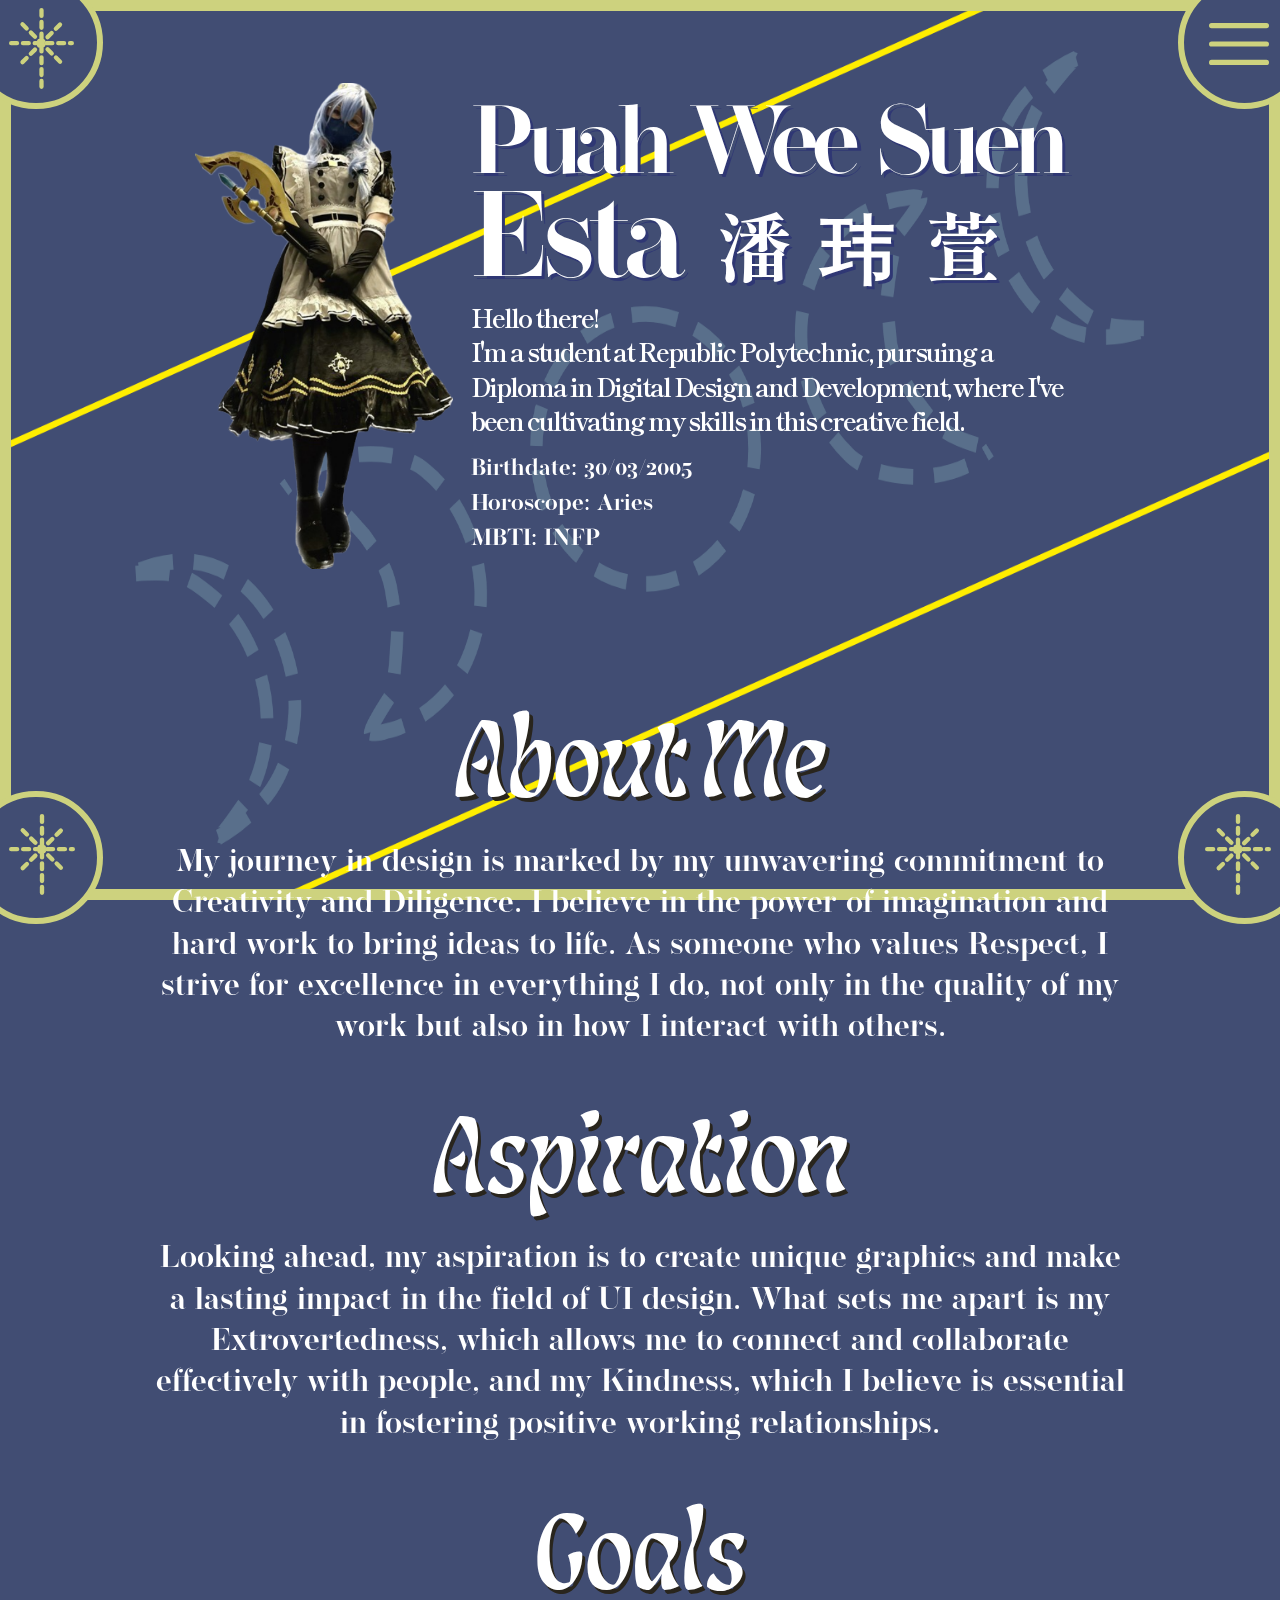
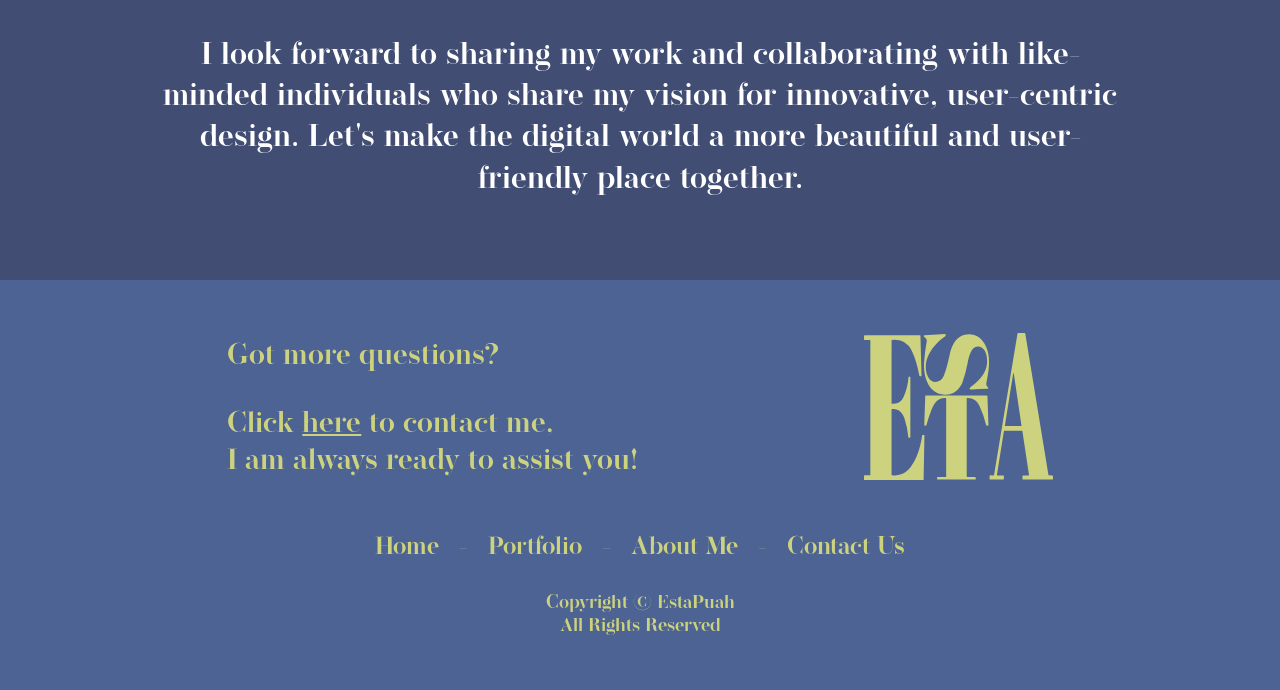
<file: about.html>
<!DOCTYPE html>
<html lang="en-US">
  <head>
    <!-- Meta setup -->
    <meta charset="UTF-8" />
    <meta http-equiv="X-UA-Compatible" content="IE=edge" />
    <meta
      name="viewport"
      content="width=device-width, initial-scale=1, shrink-to-fit=no"
    />
    <meta name="keywords" content="" />
    <meta name="decription" content="" />
    <meta name="designer" content="" />

    <!-- Title -->
    <title>Esta Puah - About</title>

    <!-- Fav Icon -->
    <link rel="icon" href="images/favicon.png" />

    <!-- Include Bootstrap -->
    <link rel="stylesheet" href="css/bootstrap.css" />

    <!-- Main StyleSheet -->
    <link rel="stylesheet" href="css/style.css" />

    <!-- Responsive CSS -->
    <link rel="stylesheet" href="css/responsive.css" />
  </head>
  <body>
    <!--[if lte IE 9]>
      <p class="browserupgrade">
        You are using an <strong>outdated</strong> browser. Please
        <a href="https://browsehappy.com/">upgrade your browser</a> to improve
        your experience and security.
      </p><!
    [endif]-->

    <!-- main_wrapper start -->
    <main class="main_wrapper">
      <div class="main_shape">
        <div class="shape_circle shape1">
          <a href="index.html">
            <img src="images/shape.svg" alt="" />
          </a>
        </div>

        <div class="shape_circle shape3">
          <img src="images/shape.svg" alt="" />
        </div>
        <div class="shape_circle shape4">
          <img src="images/shape.svg" alt="" />
        </div>
        <div class="humber_btn">
          <button
            type="button"
            data-bs-toggle="offcanvas"
            data-bs-target="#offcanvasExample"
            aria-controls="offcanvasExample"
          >
            <img src="images/humbergar.svg" alt="" />
          </button>
        </div>
      </div>

      <!-- offcanvas start -->
      <div
        class="offcanvas offcanvas-top"
        tabindex="-1"
        id="offcanvasExample"
        aria-labelledby="offcanvasExampleLabel"
      >
        <div class="offcanvas-body">
          <button
            type="button"
            class="btn-close text-reset"
            data-bs-dismiss="offcanvas"
            aria-label="Close"
          ></button>
          <ul>
            <li><a href="index.html">Home</a></li>
            <li><a href="portfolio.html">Portfolio</a></li>
            <li><a href="about.html">About Me</a></li>
            <li><a href="contact.html">Contact</a></li>
          </ul>
        </div>
      </div>
      <!-- offcanvas end -->

      <!-- about_area start -->
      <div class="portfolio_area about_area">
        <div class="about_hero">
          <div class="about_row">
            <div class="about_left">
              <img src="images/about.png" alt="" />
            </div>
            <div class="about_right">
              <h3>
                Puah Wee Suen <br /><span class="esta">Esta</span>
                <span>潘 玮 萱</span>
              </h3>
              <p>
                Hello there! <br />I'm a student at Republic Polytechnic,
                pursuing a Diploma in Digital Design and Development, where I've
                been cultivating my skills in this creative field.
              </p>
              <ul>
                <li>Birthdate: 30/03/2005</li>
                <li>Horoscope: Aries</li>
                <li>MBTI: INFP</li>
              </ul>
            </div>
          </div>
        </div>
        <div class="about_main">
          <div class="about_maincnt">
            <h4>About Me</h4>
            <p>
              My journey in design is marked by my unwavering commitment to
              Creativity and Diligence. I believe in the power of imagination
              and hard work to bring ideas to life. As someone who values
              Respect, I strive for excellence in everything I do, not only in
              the quality of my work but also in how I interact with others.
            </p>
          </div>
          <div class="about_maincnt">
            <h4>Aspiration</h4>
            <p>
              Looking ahead, my aspiration is to create unique graphics and make
              a lasting impact in the field of UI design. What sets me apart is
              my Extrovertedness, which allows me to connect and collaborate
              effectively with people, and my Kindness, which I believe is
              essential in fostering positive working relationships.
            </p>
          </div>
          <div class="about_maincnt">
            <h4>Goals</h4>
            <p>
              I look forward to sharing my work and collaborating with
              like-minded individuals who share my vision for innovative,
              user-centric design. Let's make the digital world a more beautiful
              and user-friendly place together.
            </p>
          </div>
        </div>
      </div>
      <!-- about_area end -->

      <!-- footer_area start -->
      <div class="footer_area">
        <div class="footer_main">
          <div class="footer_upper">
            <div class="footer_left">
              <h4>Got more questions?</h4>
              <p>
                Click <a href="contact.html">here</a> to contact me, <br />
                I am always ready to assist you!
              </p>
            </div>
            <div class="footer_right">
              <a href="#">
                <img src="images/logo.svg" alt="" />
              </a>
            </div>
          </div>
          <div class="footer_bottom">
            <ul>
              <li><a href="index.html">Home </a></li>
              <li>-</li>
              <li><a href="portfolio.html">Portfolio</a></li>
              <li>-</li>
              <li><a href="about.html">About Me</a></li>
              <li>-</li>
              <li><a href="contact.html">Contact Us</a></li>
            </ul>
            <p>Copyright © EstaPuah <br />All Rights Reserved</p>
          </div>
        </div>
      </div>
    </main>
    <!-- main_wrapper end -->

    <!-- Main jQuery -->
    <script src="js/jquery-3.4.1.min.js"></script>

    <!-- Bootstrap jQuery -->
    <script src="js/bootstrap.bundle.js"></script>
  </body>
</html>
</file>
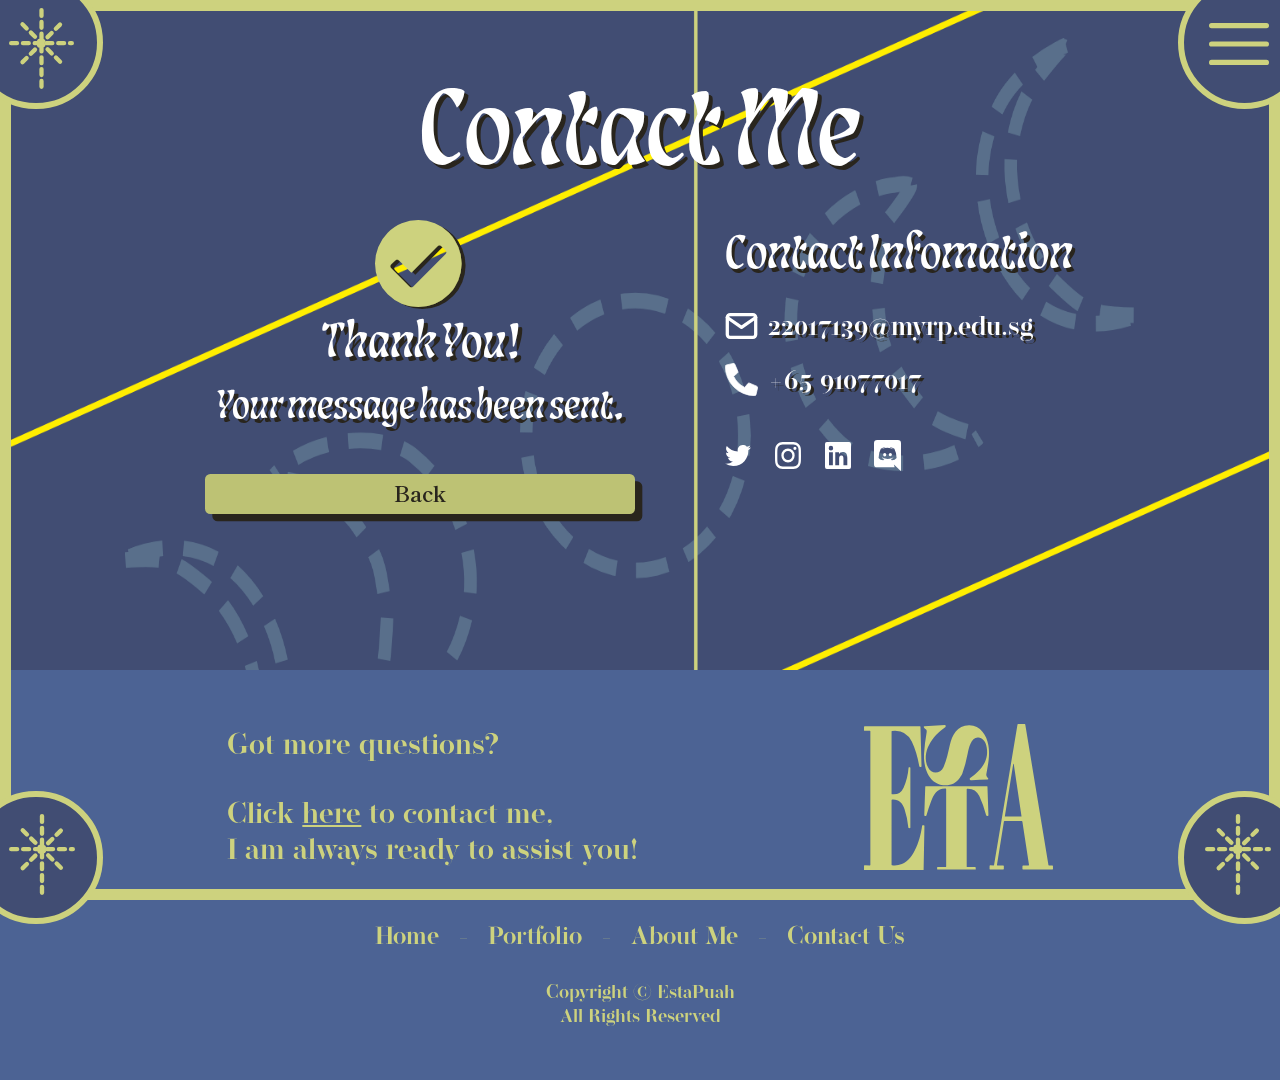
<file: contact-success.html>
<!DOCTYPE html>
<html lang="en-US">
  <head>
    <!-- Meta setup -->
    <meta charset="UTF-8" />
    <meta http-equiv="X-UA-Compatible" content="IE=edge" />
    <meta
      name="viewport"
      content="width=device-width, initial-scale=1, shrink-to-fit=no"
    />
    <meta name="keywords" content="" />
    <meta name="decription" content="" />
    <meta name="designer" content="" />

    <!-- Title -->
    <title>Esta Puah - Contact</title>

    <!-- Fav Icon -->
    <link rel="icon" href="images/favicon.png" />

    <!-- Include Bootstrap -->
    <link rel="stylesheet" href="css/bootstrap.css" />

    <!-- Main StyleSheet -->
    <link rel="stylesheet" href="css/style.css" />

    <!-- Responsive CSS -->
    <link rel="stylesheet" href="css/responsive.css" />
  </head>
  <body>
    <!--[if lte IE 9]>
      <p class="browserupgrade">
        You are using an <strong>outdated</strong> browser. Please
        <a href="https://browsehappy.com/">upgrade your browser</a> to improve
        your experience and security.
      </p><!
    [endif]-->

    <!-- main_wrapper start -->
    <main class="main_wrapper">
      <div class="main_shape">
        <div class="shape_circle shape1">
          <a href="index.html">
            <img src="images/shape.svg" alt="" />
          </a>
        </div>

        <div class="shape_circle shape3">
          <img src="images/shape.svg" alt="" />
        </div>
        <div class="shape_circle shape4">
          <img src="images/shape.svg" alt="" />
        </div>
        <div class="humber_btn">
          <button
            type="button"
            data-bs-toggle="offcanvas"
            data-bs-target="#offcanvasExample"
            aria-controls="offcanvasExample"
          >
            <img src="images/humbergar.svg" alt="" />
          </button>
        </div>
      </div>

      <!-- offcanvas start -->
      <div
        class="offcanvas offcanvas-top"
        tabindex="-1"
        id="offcanvasExample"
        aria-labelledby="offcanvasExampleLabel"
      >
        <div class="offcanvas-body">
          <button
            type="button"
            class="btn-close text-reset"
            data-bs-dismiss="offcanvas"
            aria-label="Close"
          ></button>
          <ul>
            <li><a href="index.html">Home</a></li>
            <li><a href="portfolio.html">Portfolio</a></li>
            <li><a href="about.html">About Me</a></li>
            <li><a href="contact.html">Contact</a></li>
          </ul>
        </div>
      </div>
      <!-- offcanvas end -->

      <!-- contact_area start -->
      <div class="portfolio_area contact_area">
        <div class="contact_main">
          <div class="contact_title">
            <h3>Contact Me</h3>
          </div>
          <div class="contact_part contact_prt3">
            <div class="row">
              <div class="col-sm-6">
                <div class="contact_left contact2l">
                  <form action="#">
                    <div class="row">
                      <div class="col-12">
                        <div class="contact3_lftitem text-center">
                          <img src="images/check.svg" alt="" />
                          <h4>Thank You!</h4>
                          <p>Your message has been sent.</p>
                        </div>
                      </div>
                      <div class="col-12">
                        <div class="contact_btn cont3_btn">
                          <button href="contact.html" type="submit">
                            Back
                          </button>
                        </div>
                      </div>
                    </div>
                  </form>
                </div>
              </div>
              <div class="col-sm-6">
                <div class="contact_right">
                  <h4>Contact Infomation</h4>
                  <ul>
                    <li>
                      <a href="mailto: 22017139@myrp.edu.sg"
                        ><img src="images/email.svg" alt="" />
                        22017139@myrp.edu.sg</a
                      >
                    </li>
                    <li>
                      <a href="tel: +65 91077017"
                        ><img src="images/phone.svg" alt="" /> +65 91077017</a
                      >
                    </li>
                  </ul>
                  <div class="social_icon">
                    <ul>
                      <li>
                        <a href="#"><img src="images/twitter.svg" alt="" /></a>
                      </li>
                      <li>
                        <a href="#"
                          ><img src="images/instagram.svg" alt=""
                        /></a>
                      </li>
                      <li>
                        <a href="#"><img src="images/linkdein.svg" alt="" /></a>
                      </li>
                      <li>
                        <a href="#"><img src="images/discord.svg" alt="" /></a>
                      </li>
                    </ul>
                  </div>
                </div>
              </div>
            </div>
          </div>
        </div>
      </div>
      <!-- contact_area end -->

      <!-- footer_area start -->
      <div class="footer_area">
        <div class="footer_main">
          <div class="footer_upper">
            <div class="footer_left">
              <h4>Got more questions?</h4>
              <p>
                Click <a href="contact.html">here</a> to contact me, <br />
                I am always ready to assist you!
              </p>
            </div>
            <div class="footer_right">
              <a href="#">
                <img src="images/logo.svg" alt="" />
              </a>
            </div>
          </div>
          <div class="footer_bottom">
            <ul>
              <li><a href="index.html">Home </a></li>
              <li>-</li>
              <li><a href="portfolio.html">Portfolio</a></li>
              <li>-</li>
              <li><a href="about.html">About Me</a></li>
              <li>-</li>
              <li><a href="contact.html">Contact Us</a></li>
            </ul>
            <p>Copyright © EstaPuah <br />All Rights Reserved</p>
          </div>
        </div>
      </div>
    </main>
    <!-- main_wrapper end -->

    <!-- Main jQuery -->
    <script src="js/jquery-3.4.1.min.js"></script>

    <!-- Bootstrap jQuery -->
    <script src="js/bootstrap.bundle.js"></script>
  </body>
</html>
</file>
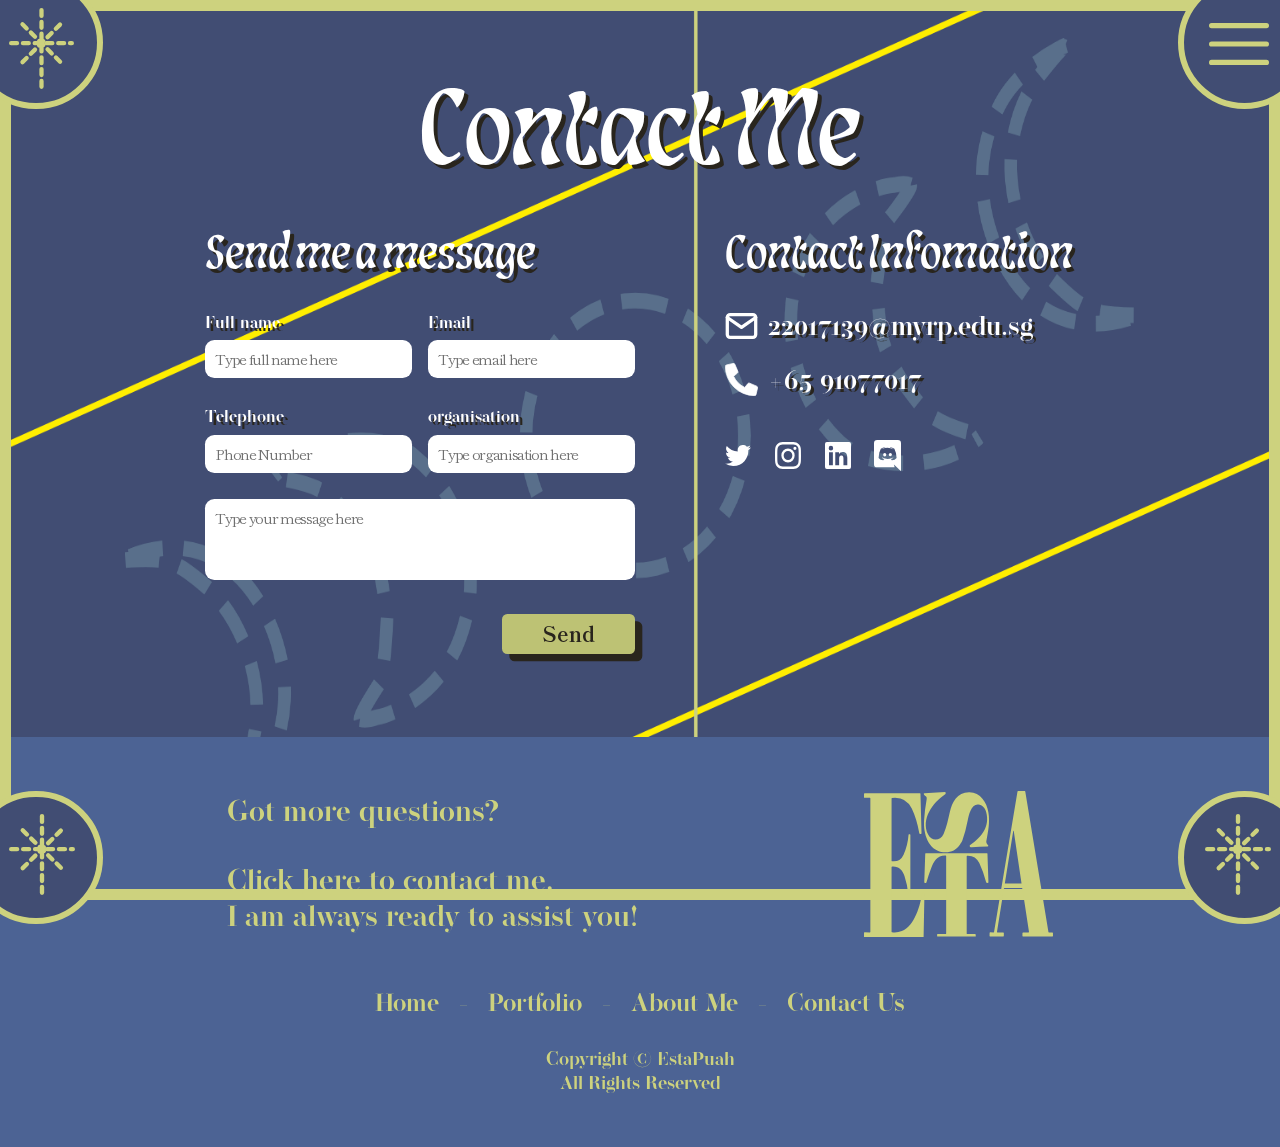
<file: contact.html>
<!DOCTYPE html>
<html lang="en-US">
  <head>
    <!-- Meta setup -->
    <meta charset="UTF-8" />
    <meta http-equiv="X-UA-Compatible" content="IE=edge" />
    <meta
      name="viewport"
      content="width=device-width, initial-scale=1, shrink-to-fit=no"
    />
    <meta name="keywords" content="" />
    <meta name="decription" content="" />
    <meta name="designer" content="" />

    <!-- Title -->
    <title>Esta Puah - Contact</title>

    <!-- Fav Icon -->
    <link rel="icon" href="images/favicon.png" />

    <!-- Include Bootstrap -->
    <link rel="stylesheet" href="css/bootstrap.css" />

    <!-- Main StyleSheet -->
    <link rel="stylesheet" href="css/style.css" />

    <!-- Responsive CSS -->
    <link rel="stylesheet" href="css/responsive.css" />
  </head>
  <body>
    <!--[if lte IE 9]>
      <p class="browserupgrade">
        You are using an <strong>outdated</strong> browser. Please
        <a href="https://browsehappy.com/">upgrade your browser</a> to improve
        your experience and security.
      </p><!
    [endif]-->

    <!-- main_wrapper start -->
    <main class="main_wrapper">
      <div class="main_shape">
        <div class="shape_circle shape1">
          <a href="index.html">
            <img src="images/shape.svg" alt="" />
          </a>
        </div>

        <div class="shape_circle shape3">
          <img src="images/shape.svg" alt="" />
        </div>
        <div class="shape_circle shape4">
          <img src="images/shape.svg" alt="" />
        </div>
        <div class="humber_btn">
          <button
            type="button"
            data-bs-toggle="offcanvas"
            data-bs-target="#offcanvasExample"
            aria-controls="offcanvasExample"
          >
            <img src="images/humbergar.svg" alt="" />
          </button>
        </div>
      </div>

      <!-- offcanvas start -->
      <div
        class="offcanvas offcanvas-top"
        tabindex="-1"
        id="offcanvasExample"
        aria-labelledby="offcanvasExampleLabel"
      >
        <div class="offcanvas-body">
          <button
            type="button"
            class="btn-close text-reset"
            data-bs-dismiss="offcanvas"
            aria-label="Close"
          ></button>
          <ul>
            <li><a href="index.html">Home</a></li>
            <li><a href="portfolio.html">Portfolio</a></li>
            <li><a href="about.html">About Me</a></li>
            <li><a href="contact.html">Contact</a></li>
          </ul>
        </div>
      </div>
      <!-- offcanvas end -->

      <!-- contact_area start -->
      <div class="portfolio_area contact_area">
        <div class="contact_main">
          <div class="contact_title">
            <h3>Contact Me</h3>
          </div>
          <div class="contact_part">
            <div class="row">
              <div class="col-sm-6">
                <div class="contact_left">
                  <h4>Send me a message</h4>
                  <form action="#">
                    <div class="row">
                      <div class="col-6">
                        <div class="contact_item pe-2">
                          <label>Full name</label>
                          <input
                            type="text"
                            placeholder="Type full name here"
                            required
                          />
                        </div>
                      </div>
                      <div class="col-6">
                        <div class="contact_item ps-2">
                          <label>Email</label>
                          <input
                            type="text"
                            placeholder="Type email here"
                            required
                          />
                        </div>
                      </div>
                      <div class="col-6">
                        <div class="contact_item pe-2">
                          <label>Telephone</label>
                          <input
                            type="tel"
                            placeholder="Phone Number"
                            required
                          />
                        </div>
                      </div>
                      <div class="col-6">
                        <div class="contact_item ps-2">
                          <label>organisation</label>
                          <input
                            type="text"
                            placeholder="Type organisation here"
                          />
                        </div>
                      </div>
                      <div class="col-12">
                        <div class="contact_item">
                          <textarea
                            placeholder="Type your message here"
                          ></textarea>
                        </div>
                      </div>
                      <div class="col-12">
                        <div class="contact_btn">
                          <button href="contact-success.html">Send</button>
                        </div>
                      </div>
                    </div>
                  </form>
                </div>
              </div>
              <div class="col-sm-6">
                <div class="contact_right">
                  <h4>Contact Infomation</h4>
                  <ul>
                    <li>
                      <a href="mailto: 22017139@myrp.edu.sg"
                        ><img src="images/email.svg" alt="" />
                        22017139@myrp.edu.sg</a
                      >
                    </li>
                    <li>
                      <a href="tel: +65 91077017"
                        ><img src="images/phone.svg" alt="" /> +65 91077017</a
                      >
                    </li>
                  </ul>
                  <div class="social_icon">
                    <ul>
                      <li>
                        <a href="#"><img src="images/twitter.svg" alt="" /></a>
                      </li>
                      <li>
                        <a href="https://www.instagram.com/esta.ws/"
                          ><img src="images/instagram.svg" alt=""
                        /></a>
                      </li>
                      <li>
                        <a href="https://www.linkedin.com/in/estapuah/"
                          ><img src="images/linkdein.svg" alt=""
                        /></a>
                      </li>
                      <li>
                        <a href=" discordapp.com/users/853114470099582986"
                          ><img src="images/discord.svg" alt=""
                        /></a>
                      </li>
                    </ul>
                  </div>
                </div>
              </div>
            </div>
          </div>
        </div>
      </div>
      <!-- contact_area end -->

      <!-- footer_area start -->
      <div class="footer_area">
        <div class="footer_main">
          <div class="footer_upper">
            <div class="footer_left">
              <h4>Got more questions?</h4>
              <p>
                Click <a href="contact.html">here</a> to contact me, <br />
                I am always ready to assist you!
              </p>
            </div>
            <div class="footer_right">
              <a href="#">
                <img src="images/logo.svg" alt="" />
              </a>
            </div>
          </div>
          <div class="footer_bottom">
            <ul>
              <li><a href="index.html">Home </a></li>
              <li>-</li>
              <li><a href="portfolio.html">Portfolio</a></li>
              <li>-</li>
              <li><a href="about.html">About Me</a></li>
              <li>-</li>
              <li><a href="contact.html">Contact Us</a></li>
            </ul>
            <p>Copyright © EstaPuah <br />All Rights Reserved</p>
          </div>
        </div>
      </div>
    </main>
    <!-- main_wrapper end -->

    <!-- Main jQuery -->
    <script src="js/jquery-3.4.1.min.js"></script>

    <!-- Bootstrap jQuery -->
    <script src="js/bootstrap.bundle.js"></script>
  </body>
</html>
</file>
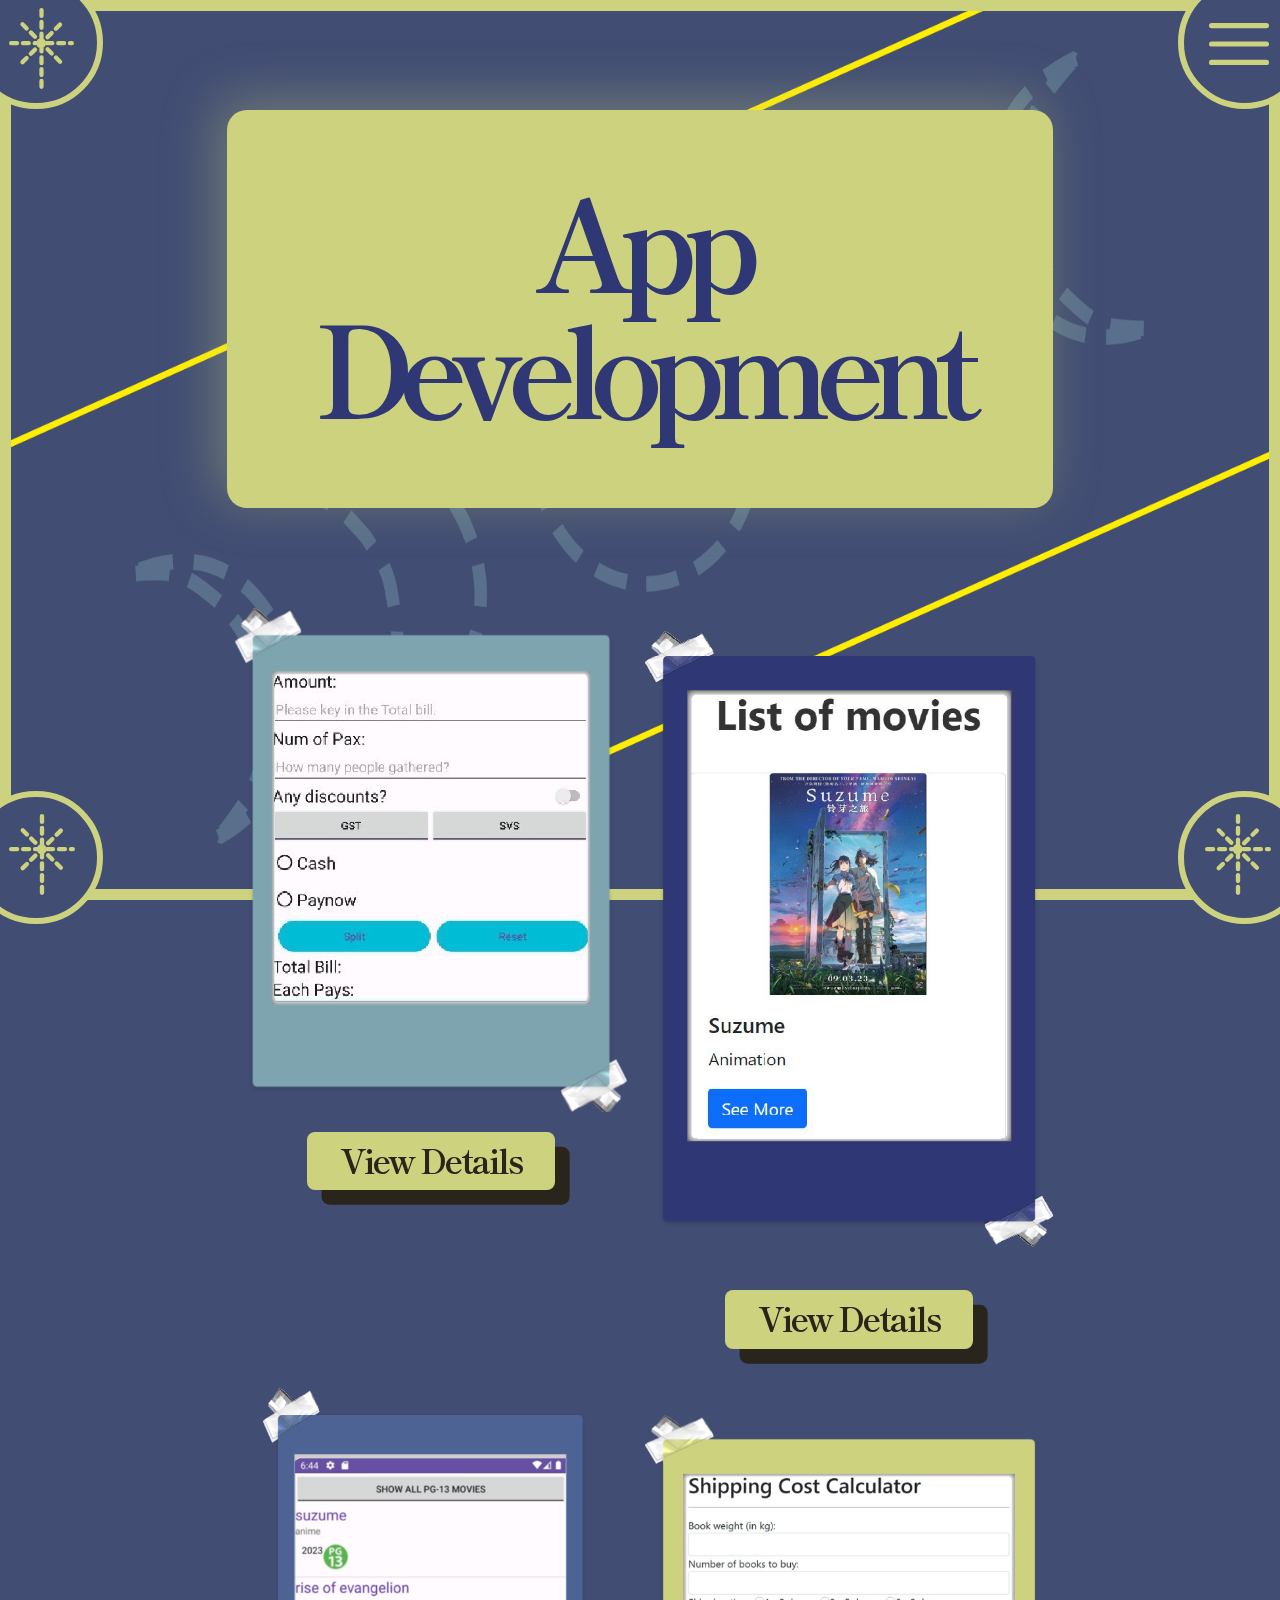
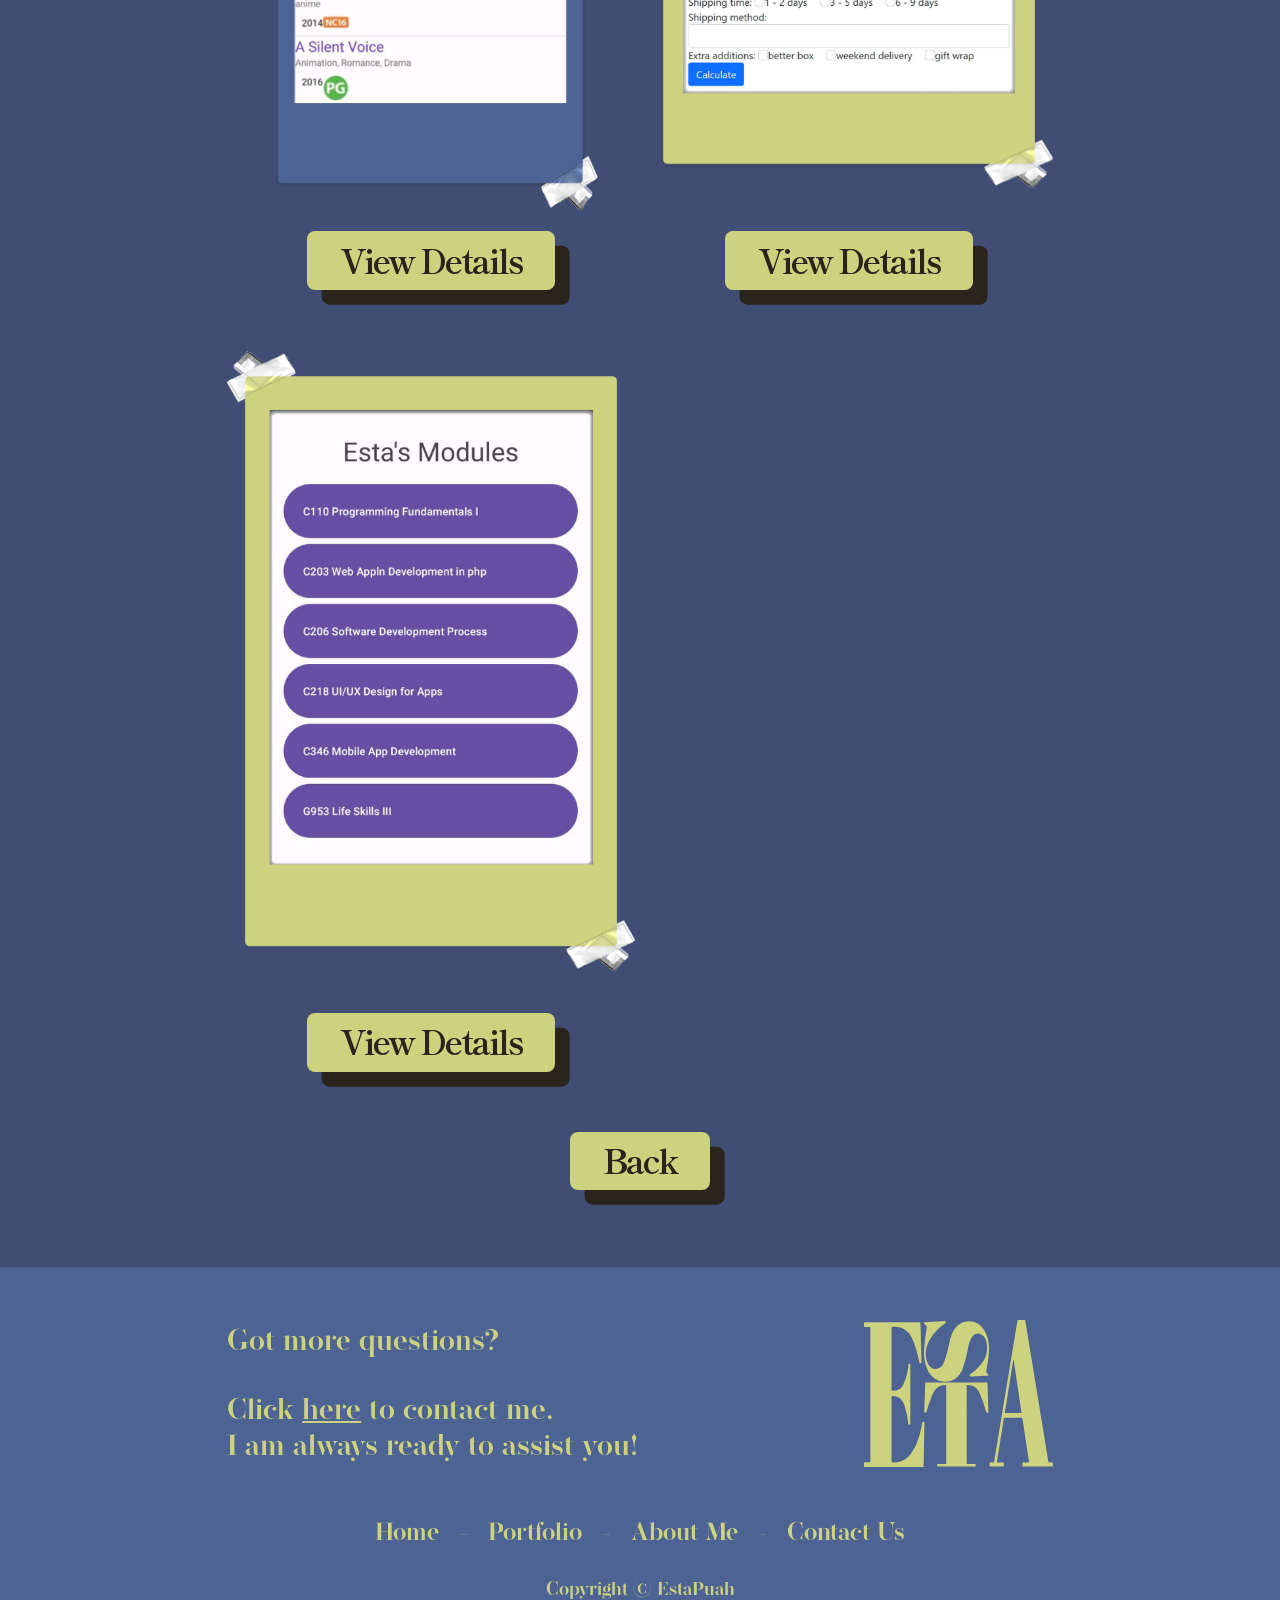
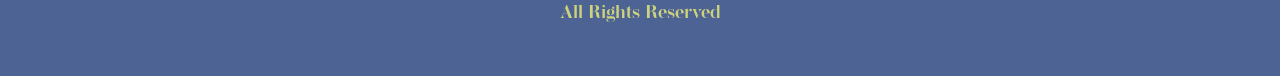
<file: portfolio-app.html>
<!DOCTYPE html>
<html lang="en-US">
  <head>
    <!-- Meta setup -->
    <meta charset="UTF-8" />
    <meta http-equiv="X-UA-Compatible" content="IE=edge" />
    <meta name="viewport" content="width=device-width, initial-scale=1" />
    <meta name="keywords" content="" />
    <meta name="decription" content="" />
    <meta name="designer" content="" />

    <!-- Title -->
    <title>Esta Puah - App Development</title>

    <!-- Fav Icon -->
    <link rel="icon" href="images/favicon.png" />

    <!-- Include Bootstrap -->
    <link rel="stylesheet" href="css/bootstrap.css" />

    <!-- Main StyleSheet -->
    <link rel="stylesheet" href="css/style.css" />

    <!-- Responsive CSS -->
    <link rel="stylesheet" href="css/responsive.css" />
  </head>
  <body>
    <!--[if lte IE 9]>
      <p class="browserupgrade">
        You are using an <strong>outdated</strong> browser. Please
        <a href="https://browsehappy.com/">upgrade your browser</a> to improve
        your experience and security.
      </p>
    <![endif]-->

    <!-- main_wrapper start -->
    <main class="main_wrapper">
      <div class="main_shape">
        <div class="shape_circle shape1">
          <a href="index.html">
            <img src="images/shape.svg" alt="" />
          </a>
        </div>

        <div class="shape_circle shape3">
          <img src="images/shape.svg" alt="" />
        </div>
        <div class="shape_circle shape4">
          <img src="images/shape.svg" alt="" />
        </div>
        <div class="humber_btn">
          <button
            type="button"
            data-bs-toggle="offcanvas"
            data-bs-target="#offcanvasExample"
            aria-controls="offcanvasExample"
          >
            <img src="images/humbergar.svg" alt="" />
          </button>
        </div>
      </div>

      <!-- offcanvas start -->
      <div
        class="offcanvas offcanvas-top"
        tabindex="-1"
        id="offcanvasExample"
        aria-labelledby="offcanvasExampleLabel"
      >
        <div class="offcanvas-body">
          <button
            type="button"
            class="btn-close text-reset"
            data-bs-dismiss="offcanvas"
            aria-label="Close"
          ></button>
          <ul>
            <li><a href="index.html">Home</a></li>
            <li><a href="portfolio.html">Portfolio</a></li>
            <li><a href="about.html">About Me</a></li>
            <li><a href="contact.html">Contact</a></li>
          </ul>
        </div>
      </div>
      <!-- offcanvas end -->

      <!-- portfolio_area start -->
      <div class="portfolio_area">
        <div class="portfolio_main2">
          <div class="portfolio_name portname2">
            <h3>
              App <br />
              Development
            </h3>
          </div>

          <div class="portfolio_projects">
            <div class="row">
              <!-- Portfolio Sample 1 -->
              <div class="col-6">
                <div class="portfolio_sample">
                  <img src="images/app dev/billsplit.PNG" alt="" />
                  <div class="portfolio_btn text-center">
                    <a
                      href="#"
                      data-bs-toggle="modal"
                      data-bs-target="#portfolioModal1"
                      >View Details</a
                    >
                  </div>
                </div>
              </div>

              <!-- Portfolio Sample 2 -->
              <div class="col-6">
                <div class="portfolio_sample">
                  <img src="images/app dev/moviereview.PNG" alt="" />
                  <div class="portfolio_btn text-center">
                    <a
                      href="#"
                      data-bs-toggle="modal"
                      data-bs-target="#portfolioModal2"
                      >View Details</a
                    >
                  </div>
                </div>
              </div>

              <!-- Portfolio Sample 3 -->
              <div class="col-6">
                <div class="portfolio_sample">
                  <img src="images/app dev/movielist.PNG" alt="" />
                  <div class="portfolio_btn text-center">
                    <a
                      href="#"
                      data-bs-toggle="modal"
                      data-bs-target="#portfolioModal3"
                      >View Details</a
                    >
                  </div>
                </div>
              </div>

              <!-- Portfolio Sample 4 -->
              <div class="col-6">
                <div class="portfolio_sample">
                  <img src="images/app dev/shippingcost.PNG" alt="" />
                  <div class="portfolio_btn text-center">
                    <a
                      href="#"
                      data-bs-toggle="modal"
                      data-bs-target="#portfolioModal4"
                      >View Details</a
                    >
                  </div>
                </div>
              </div>

              <!-- Portfolio Sample 5 -->
              <div class="col-6">
                <div class="portfolio_sample">
                  <img src="images/app dev/modulelist.PNG" alt="" />
                  <div class="portfolio_btn text-center">
                    <a
                      href="#"
                      data-bs-toggle="modal"
                      data-bs-target="#portfolioModal5"
                      >View Details</a
                    >
                  </div>
                </div>
              </div>

              <!-- Add more Portfolio Samples as needed -->
            </div>
          </div>
          <div class="portfolio_btn text-center">
            <a href="portfolio.html">Back</a>
          </div>
        </div>
      </div>
      <!-- Portfolio Modals -->

      <!-- Modal for Portfolio Sample 1 -->
      <div
        class="modal fade"
        id="portfolioModal1"
        tabindex="-1"
        aria-labelledby="portfolioModalLabel1"
        aria-hidden="true"
      >
        <div class="modal-dialog modal-dialog-centered modal-xl">
          <div class="modal-content port4_main">
            <div class="modal-body">
              <div class="row align-items-center">
                <!-- Carousel Column -->
                <div class="col">
                  <div
                    id="portfolioCarousel"
                    class="carousel slide"
                    data-bs-ride="carousel"
                  >
                    <div class="carousel-inner">
                      <!-- Add multiple carousel items for each image -->
                      <div class="carousel-item active">
                        <img src="images/app dev/Bill1.png" alt="Image 1" />
                      </div>
                      <div class="carousel-item">
                        <img src="images/app dev/bill2.png" alt="Image 2" />
                      </div>
                      <div class="carousel-item">
                        <img src="images/app dev/bill3.png" alt="Image 3" />
                      </div>
                      <!-- Add more carousel items as needed -->
                    </div>
                    <!-- Navigation buttons for the carousel -->
                    <button
                      class="carousel-control-prev"
                      type="button"
                      data-bs-target="#portfolioCarousel"
                      data-bs-slide="prev"
                    >
                      <span
                        class="carousel-control-prev-icon"
                        aria-hidden="true"
                      ></span>
                      <span class="visually-hidden">Previous</span>
                    </button>
                    <button
                      class="carousel-control-next"
                      type="button"
                      data-bs-target="#portfolioCarousel"
                      data-bs-slide="next"
                    >
                      <span
                        class="carousel-control-next-icon"
                        aria-hidden="true"
                      ></span>
                      <span class="visually-hidden">Next</span>
                    </button>
                  </div>
                </div>

                <!-- Text Column -->
                <div class="col">
                  <div class="port4_right">
                    <h3>Bill Please</h3>
                    <h4>A bill splitting app coded with Java</h4>
                    <p>Link to work below</p>
                    <div class="portfolio_btn port4_btn">
                      <a
                        href="https://github.com/estaaaaa/Bill_Please"
                        target="_blank"
                        >Github Link</a
                      >
                    </div>
                  </div>
                </div>
              </div>
            </div>
          </div>
        </div>
      </div>

      <!-- Modal for Portfolio Sample 2 -->
      <div
        class="modal fade"
        id="portfolioModal2"
        tabindex="-1"
        aria-labelledby="portfolioModalLabel2"
        aria-hidden="true"
      >
        <!-- Content for Portfolio Sample 2 -->
        <div class="modal-dialog modal-dialog-centered modal-xl">
          <div class="modal-content port4_main">
            <div class="modal-body">
              <div class="row align-items-center">
                <!-- Carousel Column -->
                <div class="col">
                  <div
                    id="portfolioCarouse2"
                    class="carousel slide"
                    data-bs-ride="carousel"
                  >
                    <div class="carousel-inner">
                      <!-- Add multiple carousel items for each image -->
                      <div class="carousel-item active">
                        <img
                          src="images/app dev/moviereview (1).jpg"
                          alt="Image 1"
                        />
                      </div>
                      <div class="carousel-item">
                        <img
                          src="images/app dev/moviereview (2).jpg"
                          alt="Image 2"
                        />
                      </div>
                      <div class="carousel-item">
                        <img
                          src="images/app dev/moviereview (3).jpg"
                          alt="Image 3"
                        />
                      </div>
                      <div class="carousel-item">
                        <img
                          src="images/app dev/moviereview (4).jpg"
                          alt="Image 4"
                        />
                      </div>

                      <!-- Add more carousel items as needed -->
                    </div>
                    <!-- Navigation buttons for the carousel -->
                    <button
                      class="carousel-control-prev"
                      type="button"
                      data-bs-target="#portfolioCarouse2"
                      data-bs-slide="prev"
                    >
                      <span
                        class="carousel-control-prev-icon"
                        aria-hidden="true"
                      ></span>
                      <span class="visually-hidden">Previous</span>
                    </button>
                    <button
                      class="carousel-control-next"
                      type="button"
                      data-bs-target="#portfolioCarouse2"
                      data-bs-slide="next"
                    >
                      <span
                        class="carousel-control-next-icon"
                        aria-hidden="true"
                      ></span>
                      <span class="visually-hidden">Next</span>
                    </button>
                  </div>
                </div>

                <!-- Text Column -->
                <div class="col">
                  <div class="port4_right">
                    <h3>Movie Review</h3>
                    <h4>A movie review website coded with HTML, CSS & PHP</h4>
                    <p>Link to work below</p>
                    <div class="portfolio_btn port4_btn">
                      <a href="">Coming Soon</a>
                    </div>
                  </div>
                </div>
              </div>
            </div>
          </div>
        </div>
      </div>

      <!-- Modal for Portfolio Sample 3 -->
      <div
        class="modal fade"
        id="portfolioModal3"
        tabindex="-1"
        aria-labelledby="portfolioModalLabel3"
        aria-hidden="true"
      >
        <!-- Content for Portfolio Sample 3 -->
        <div class="modal-dialog modal-dialog-centered modal-xl">
          <div class="modal-content port4_main">
            <div class="modal-body">
              <div class="row align-items-center">
                <!-- Carousel Column -->
                <div class="col">
                  <div
                    id="portfolioCarouse3"
                    class="carousel slide"
                    data-bs-ride="carousel"
                  >
                    <div class="carousel-inner">
                      <!-- Add multiple carousel items for each image -->
                      <div class="carousel-item active">
                        <img src="images/app dev/movie1.png" alt="Image 1" />
                      </div>
                      <div class="carousel-item">
                        <img src="images/app dev/movie2.png" alt="Image 2" />
                      </div>
                      <div class="carousel-item">
                        <img src="images/app dev/movie3.png" alt="Image 3" />
                      </div>
                      <div class="carousel-item">
                        <img src="images/app dev/movie4.png" alt="Image 4" />
                      </div>
                      <div class="carousel-item">
                        <img src="images/app dev/movie5.png" alt="Image 5" />
                      </div>

                      <!-- Add more carousel items as needed -->
                    </div>
                    <!-- Navigation buttons for the carousel -->
                    <button
                      class="carousel-control-prev"
                      type="button"
                      data-bs-target="#portfolioCarouse3"
                      data-bs-slide="prev"
                    >
                      <span
                        class="carousel-control-prev-icon"
                        aria-hidden="true"
                      ></span>
                      <span class="visually-hidden">Previous</span>
                    </button>
                    <button
                      class="carousel-control-next"
                      type="button"
                      data-bs-target="#portfolioCarouse3"
                      data-bs-slide="next"
                    >
                      <span
                        class="carousel-control-next-icon"
                        aria-hidden="true"
                      ></span>
                      <span class="visually-hidden">Next</span>
                    </button>
                  </div>
                </div>

                <!-- Text Column -->
                <div class="col">
                  <div class="port4_right">
                    <h3>MyMovies</h3>
                    <h4>A Movie listing app coded with Java</h4>
                    <p>Link to work below</p>
                    <div class="portfolio_btn port4_btn">
                      <a
                        href="https://github.com/estaaaaa/MyMovies"
                        target="_blank"
                        >Github Link</a
                      >
                    </div>
                  </div>
                </div>
              </div>
            </div>
          </div>
        </div>
      </div>

      <!-- Modal for Portfolio Sample 4 -->
      <div
        class="modal fade"
        id="portfolioModal4"
        tabindex="-1"
        aria-labelledby="portfolioModalLabel4"
        aria-hidden="true"
      >
        <!-- Content for Portfolio Sample 4 -->
        <div class="modal-dialog modal-dialog-centered modal-xl">
          <div class="modal-content port4_main">
            <div class="modal-body">
              <div class="row align-items-center">
                <!-- Carousel Column -->
                <div class="col">
                  <div
                    id="portfolioCarouse4"
                    class="carousel slide"
                    data-bs-ride="carousel"
                  >
                    <div class="carousel-inner">
                      <!-- Add multiple carousel items for each image -->
                      <div class="carousel-item active">
                        <img
                          src="images/app dev/shipping (1).png"
                          alt="Image 1"
                        />
                      </div>
                      <div class="carousel-item">
                        <img
                          src="images/app dev/shipping (2).png"
                          alt="Image 2"
                        />
                      </div>
                      <div class="carousel-item">
                        <img
                          src="images/app dev/shipping (3).png"
                          alt="Image 3"
                        />
                      </div>
                      <!-- Add more carousel items as needed -->
                    </div>
                    <!-- Navigation buttons for the carousel -->
                    <button
                      class="carousel-control-prev"
                      type="button"
                      data-bs-target="#portfolioCarouse4"
                      data-bs-slide="prev"
                    >
                      <span
                        class="carousel-control-prev-icon"
                        aria-hidden="true"
                      ></span>
                      <span class="visually-hidden">Previous</span>
                    </button>
                    <button
                      class="carousel-control-next"
                      type="button"
                      data-bs-target="#portfolioCarouse4"
                      data-bs-slide="next"
                    >
                      <span
                        class="carousel-control-next-icon"
                        aria-hidden="true"
                      ></span>
                      <span class="visually-hidden">Next</span>
                    </button>
                  </div>
                </div>

                <!-- Text Column -->
                <div class="col">
                  <div class="port4_right">
                    <h3>Shipping Calculator</h3>
                    <h4>
                      A Shipping cost calculator website coded with HTML, CSS &
                      PHP
                    </h4>
                    <p>Link to work below</p>
                    <div class="portfolio_btn port4_btn">
                      <a href="">Coming Soon</a>
                    </div>
                  </div>
                </div>
              </div>
            </div>
          </div>
        </div>
      </div>

      <!-- Modal for Portfolio Sample 5 -->
      <div
        class="modal fade"
        id="portfolioModal5"
        tabindex="-1"
        aria-labelledby="portfolioModalLabel5"
        aria-hidden="true"
      >
        <!-- Content for Portfolio Sample 5 -->
        <div class="modal-dialog modal-dialog-centered modal-xl">
          <div class="modal-content port4_main">
            <div class="modal-body">
              <div class="row align-items-center">
                <!-- Carousel Column -->
                <div class="col">
                  <div
                    id="portfolioCarouse5"
                    class="carousel slide"
                    data-bs-ride="carousel"
                  >
                    <div class="carousel-inner">
                      <!-- Add multiple carousel items for each image -->
                      <div class="carousel-item active">
                        <img src="images/app dev/modules.png" alt="Image 1" />
                      </div>
                      <div class="carousel-item">
                        <img src="images/app dev/modules2.png" alt="Image 2" />
                      </div>

                      <!-- Add more carousel items as needed -->
                    </div>
                    <!-- Navigation buttons for the carousel -->
                    <button
                      class="carousel-control-prev"
                      type="button"
                      data-bs-target="#portfolioCarouse5"
                      data-bs-slide="prev"
                    >
                      <span
                        class="carousel-control-prev-icon"
                        aria-hidden="true"
                      ></span>
                      <span class="visually-hidden">Previous</span>
                    </button>
                    <button
                      class="carousel-control-next"
                      type="button"
                      data-bs-target="#portfolioCarouse5"
                      data-bs-slide="next"
                    >
                      <span
                        class="carousel-control-next-icon"
                        aria-hidden="true"
                      ></span>
                      <span class="visually-hidden">Next</span>
                    </button>
                  </div>
                </div>

                <!-- Text Column -->
                <div class="col">
                  <div class="port4_right">
                    <h3>Esta's Modules</h3>
                    <h4>A module list of Digital Design and Development</h4>
                    <p>Link to work below</p>
                    <div class="portfolio_btn port4_btn">
                      <a
                        href="https://github.com/estaaaaa/EstasModules"
                        target="_blank"
                        >Github Link</a
                      >
                    </div>
                  </div>
                </div>
              </div>
            </div>
          </div>
        </div>
      </div>

      <!-- Add more Modals for additional Portfolio Samples as needed -->

      <!-- footer_area start -->
      <div class="footer_area">
        <div class="footer_main">
          <div class="footer_upper">
            <div class="footer_left">
              <h4>Got more questions?</h4>
              <p>
                Click <a href="contact.html">here</a> to contact me, <br />
                I am always ready to assist you!
              </p>
            </div>
            <div class="footer_right">
              <a href="#">
                <img src="images/logo.svg" alt="" />
              </a>
            </div>
          </div>
          <div class="footer_bottom">
            <ul>
              <li><a href="index.html">Home </a></li>
              <li>-</li>
              <li><a href="portfolio.html">Portfolio</a></li>
              <li>-</li>
              <li><a href="about.html">About Me</a></li>
              <li>-</li>
              <li><a href="contact.html">Contact Us</a></li>
            </ul>
            <p>Copyright © EstaPuah <br />All Rights Reserved</p>
          </div>
        </div>
      </div>
    </main>
    <!-- main_wrapper end -->

    <!-- Main jQuery -->
    <script src="js/jquery-3.4.1.min.js"></script>

    <!-- Bootstrap jQuery -->
    <script src="js/bootstrap.bundle.js"></script>
  </body>
</html>
</file>
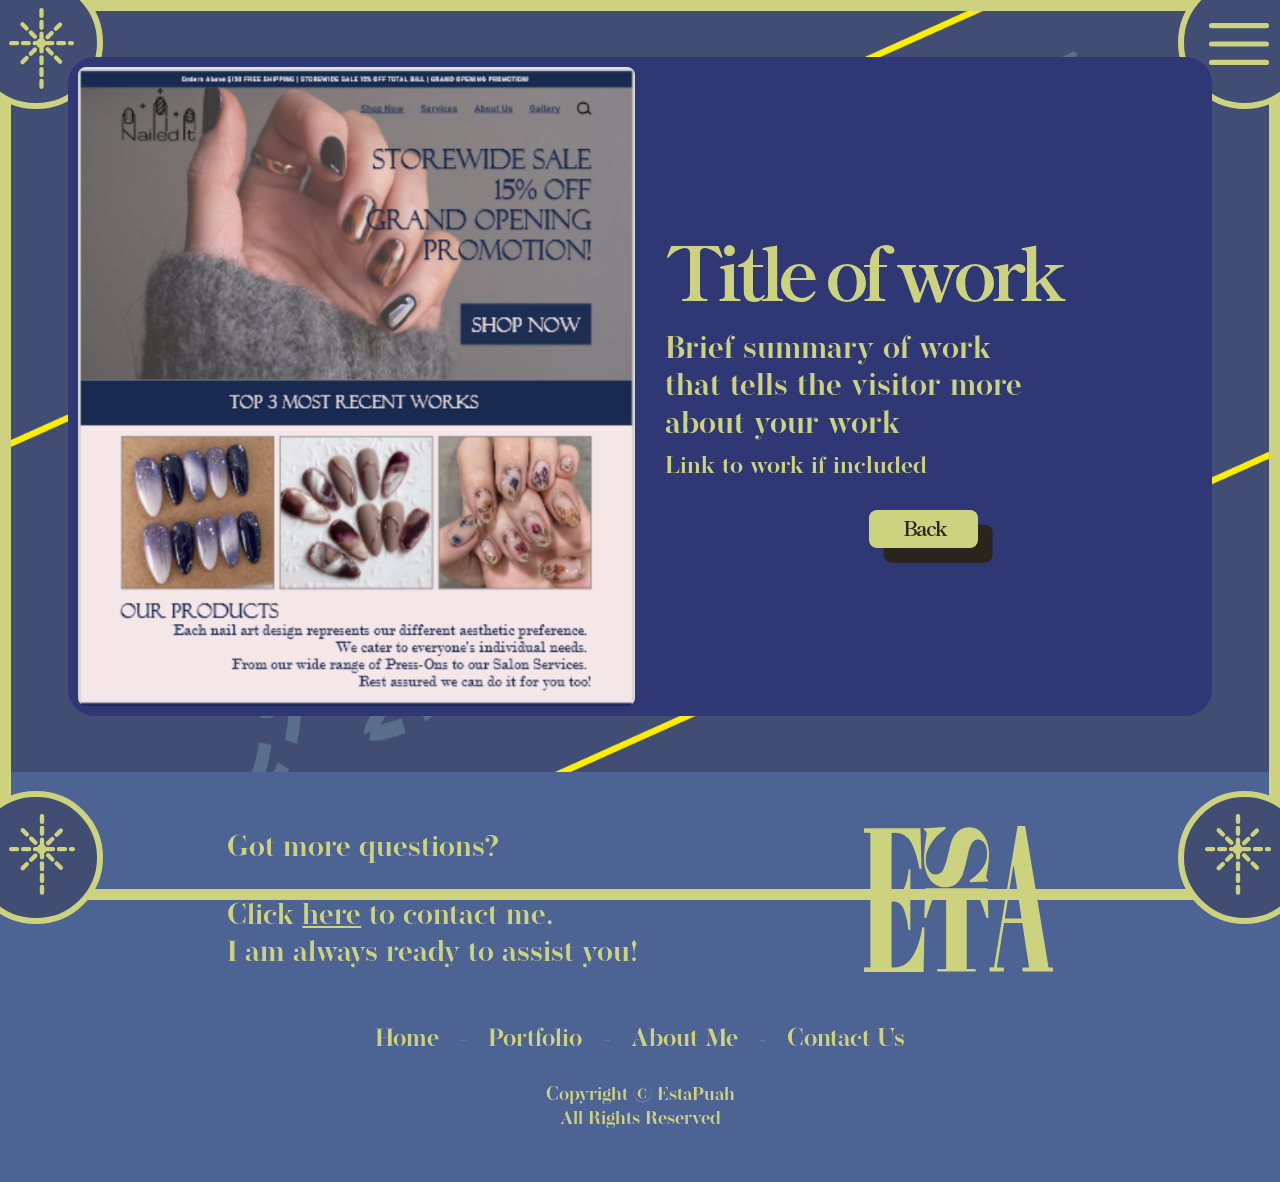
<file: portfolio-Preview.html>
<!DOCTYPE html>
<html lang="en-US">
    <head>
        <!-- Meta setup -->
        <meta charset="UTF-8">
        <meta http-equiv="X-UA-Compatible" content="IE=edge">
        <meta name="viewport" content="width=device-width, initial-scale=1, shrink-to-fit=no">
        <meta name="keywords" content="">
        <meta name="decription" content="">
        <meta name="designer" content="">
        
        <!-- Title -->
        <title>Esta Puah - Portfolio </title>
        
        <!-- Fav Icon -->
        <link rel="icon" href="images/favicon.png" />   

        <!-- Include Bootstrap -->
        <link rel="stylesheet" href="css/bootstrap.css" />

        <!-- Main StyleSheet -->
        <link rel="stylesheet" href="css/style.css" />  
        
        <!-- Responsive CSS -->
        <link rel="stylesheet" href="css/responsive.css" /> 
        
    </head>
    <body>
        <!--[if lte IE 9]> <p class="browserupgrade">You are using an <strong>outdated</strong> browser. Please <a href="https://browsehappy.com/">upgrade your browser</a> to improve your experience and security.</p><![endif]-->

        <!-- main_wrapper start -->
        <main class="main_wrapper">
            <div class="main_shape">
                <div class="shape_circle shape1">
                    <a href="index.html">
                      <img src="images/shape.svg" alt="" />
                    </a>
                  </div>
                  
                <div class="shape_circle shape3">
                    <img src="images/shape.svg" alt="">
                </div>
                <div class="shape_circle shape4">
                    <img src="images/shape.svg" alt="">
                </div>
                <div class="humber_btn">
                    <button type="button" data-bs-toggle="offcanvas" data-bs-target="#offcanvasExample" aria-controls="offcanvasExample">
                        <img src="images/humbergar.svg" alt="">
                    </button>
                </div>
            </div>

            <!-- offcanvas start -->
            <div class="offcanvas offcanvas-top" tabindex="-1" id="offcanvasExample" aria-labelledby="offcanvasExampleLabel">
                <div class="offcanvas-body">
                    <button type="button" class="btn-close text-reset" data-bs-dismiss="offcanvas" aria-label="Close"></button>
                    <ul>
                        <li><a href="index.html">Home</a></li>
                        <li><a href="portfolio.html">Portfolio</a></li>
                        <li><a href="about.html">About Me</a></li>
                        <li><a href="contact.html">Contact</a></li>>
                    </ul>
                </div>
            </div>
            <!-- offcanvas end -->

            <!-- portfolio_area start -->
            <div class="portfolio_area">
                <div class="port4_main">
                    <div class="row align-items-center">
                        <div class="col-sm-6">
                            <div class="port4_left">
                                <img src="images/project-1.png" alt="">
                            </div>
                        </div>
                        <div class="col-sm-6">
                            <div class="port4_right ps-sm-5">
                                <h3>Title of work</h3>
                                <h4>Brief summary of work that tells the visitor more about your work</h4>
                                <p>Link to work if included</p>
                                <div class="portfolio_btn port4_btn">
                                    <a href="#">Back</a>
                                </div>
                            </div>
                        </div>
                    </div>         
                </div>
            </div>
            <!-- portfolio_area end -->

            <!-- footer_area start -->
            <div class="footer_area">
                <div class="footer_main">
                    <div class="footer_upper">
                        <div class="footer_left">
                            <h4>Got more questions?</h4>
                            <p>Click <a href="contact.html">here</a> to contact me, <br> I am always ready to assist you!</p>
                        </div>
                        <div class="footer_right">
                            <a href="#">
                                <img src="images/logo.svg" alt="">
                            </a>
                        </div>
                    </div>
                    <div class="footer_bottom">
                        <ul>
                            <li><a href="index.html">Home </a></li>
                            <li> - </li>
                            <li><a href="portfolio.html">Portfolio</a></li>
                            <li> - </li>
                            <li><a href="about.html">About Me</a></li>
                            <li> - </li>
                            <li><a href="contact.html">Contact Us</a></li>
                        </ul>
                        <p>Copyright © EstaPuah <br>All Rights Reserved</p>
                    </div>
                </div>                
            </div>
        </main>
        <!-- main_wrapper end -->

        <!-- Main jQuery -->
        <script src="js/jquery-3.4.1.min.js"></script>       
   
        <!-- Bootstrap jQuery -->
        <script src="js/bootstrap.bundle.js"></script>
    
    </body>
</html>
</file>
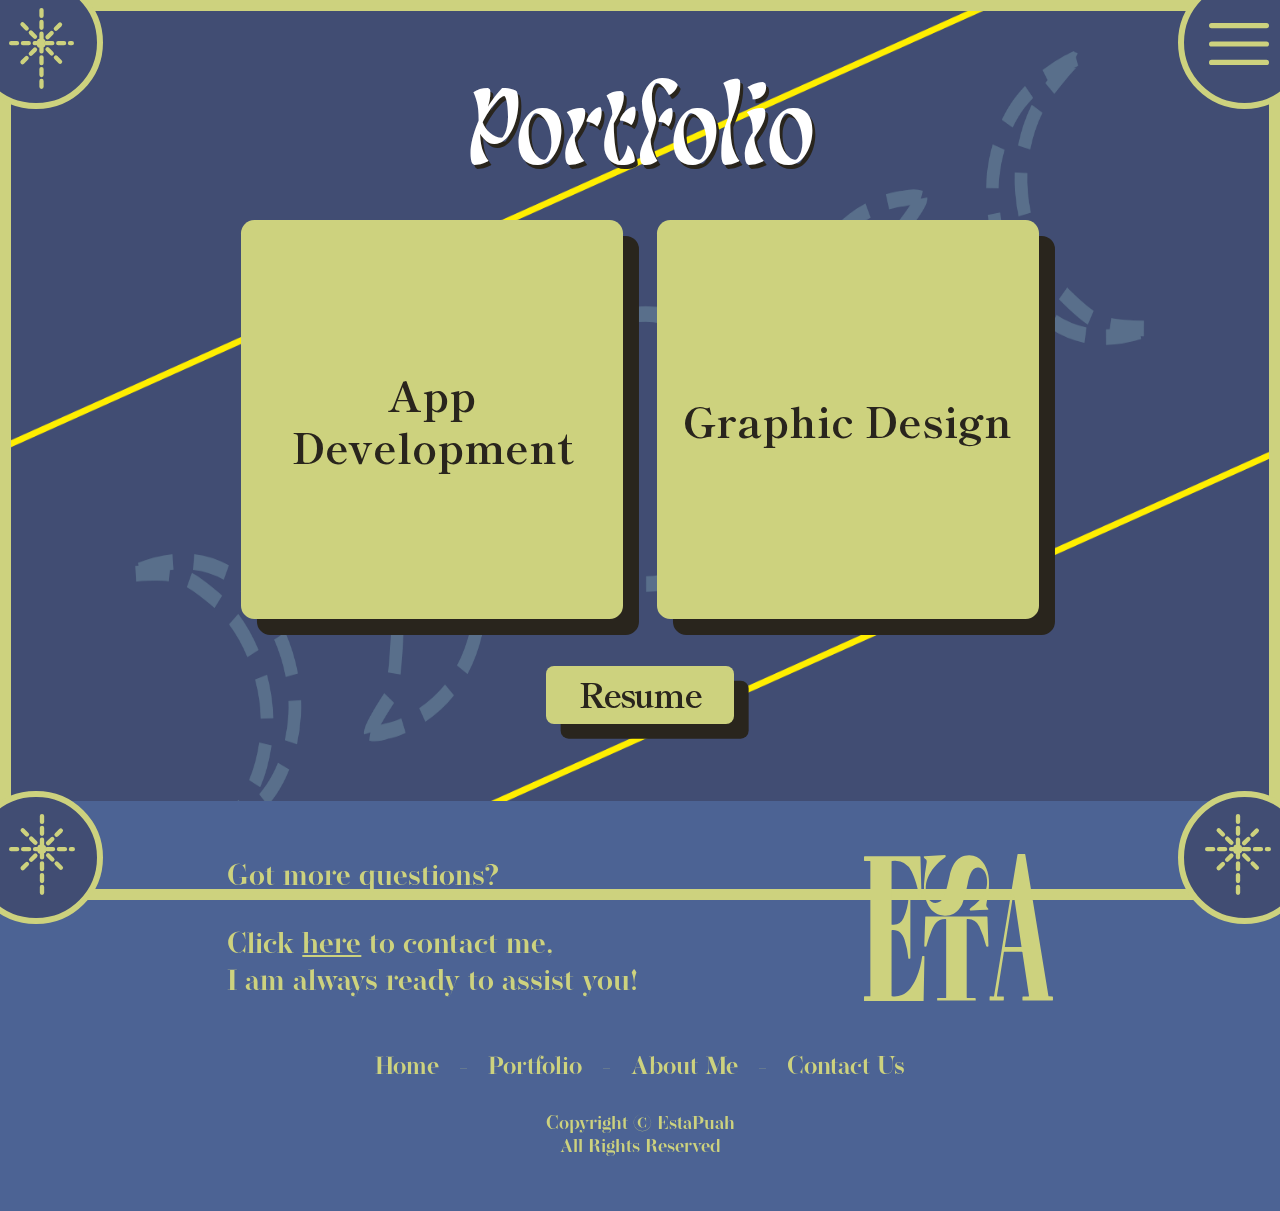
<file: portfolio.html>
<!DOCTYPE html>
<html lang="en-US">
  <head>
    <!-- Meta setup -->
    <meta charset="UTF-8" />
    <meta http-equiv="X-UA-Compatible" content="IE=edge" />
    <meta
      name="viewport"
      content="width=device-width, initial-scale=1, shrink-to-fit=no"
    />
    <meta name="keywords" content="" />
    <meta name="decription" content="" />
    <meta name="designer" content="" />

    <!-- Title -->
    <title>Esta Puah - Portfolio</title>

    <!-- Fav Icon -->
    <link rel="icon" href="images/favicon.png" />

    <!-- Include Bootstrap -->
    <link rel="stylesheet" href="css/bootstrap.css" />

    <!-- Main StyleSheet -->
    <link rel="stylesheet" href="css/style.css" />

    <!-- Responsive CSS -->
    <link rel="stylesheet" href="css/responsive.css" />
  </head>
  <body>
    <!--[if lte IE 9]>
      <p class="browserupgrade">
        You are using an <strong>outdated</strong> browser. Please
        <a href="https://browsehappy.com/">upgrade your browser</a> to improve
        your experience and security.
      </p><!
    [endif]-->

    <!-- main_wrapper start -->
    <main class="main_wrapper">
      <div class="main_shape">
        <div class="shape_circle shape1">
          <a href="index.html">
            <img src="images/shape.svg" alt="" />
          </a>
        </div>

        <div class="shape_circle shape3">
          <img src="images/shape.svg" alt="" />
        </div>
        <div class="shape_circle shape4">
          <img src="images/shape.svg" alt="" />
        </div>
        <div class="humber_btn">
          <button
            type="button"
            data-bs-toggle="offcanvas"
            data-bs-target="#offcanvasExample"
            aria-controls="offcanvasExample"
          >
            <img src="images/humbergar.svg" alt="" />
          </button>
        </div>
      </div>

      <!-- offcanvas start -->
      <div
        class="offcanvas offcanvas-top"
        tabindex="-1"
        id="offcanvasExample"
        aria-labelledby="offcanvasExampleLabel"
      >
        <div class="offcanvas-body">
          <button
            type="button"
            class="btn-close text-reset"
            data-bs-dismiss="offcanvas"
            aria-label="Close"
          ></button>
          <ul>
            <li><a href="index.html">Home</a></li>
            <li><a href="portfolio.html">Portfolio</a></li>
            <li><a href="about.html">About Me</a></li>
            <li><a href="contact.html">Contact</a></li>
          </ul>
        </div>
      </div>
      <!-- offcanvas end -->

      <!-- portfolio_area start -->
      <div class="portfolio_area">
        <div class="portfolio_main">
          <h3>Portfolio</h3>

          <div class="portfolio_item">
            <a href="portfolio-app.html" class="portfolio_box">
              <h4>App Development</h4>
            </a>

            <a href="portfolio-graphic.html" class="portfolio_box">
              <h4>Graphic Design</h4>
            </a>
          </div>

          <div class="portfolio_btn text-center">
            <a href="images/EstaPuah_Resume.pdf" target="_blank">Resume</a>
          </div>
        </div>
      </div>

      <!-- portfolio_area end -->

      <!-- footer_area start -->
      <div class="footer_area">
        <div class="footer_main">
          <div class="footer_upper">
            <div class="footer_left">
              <h4>Got more questions?</h4>
              <p>
                Click <a href="contact.html">here</a> to contact me, <br />
                I am always ready to assist you!
              </p>
            </div>
            <div class="footer_right">
              <a href="#">
                <img src="images/logo.svg" alt="" />
              </a>
            </div>
          </div>
          <div class="footer_bottom">
            <ul>
              <li><a href="index.html">Home </a></li>
              <li>-</li>
              <li><a href="portfolio.html">Portfolio</a></li>
              <li>-</li>
              <li><a href="about.html">About Me</a></li>
              <li>-</li>
              <li><a href="contact.html">Contact Us</a></li>
            </ul>
            <p>Copyright © EstaPuah <br />All Rights Reserved</p>
          </div>
        </div>
      </div>
    </main>
    <!-- main_wrapper end -->

    <!-- Main jQuery -->
    <script src="js/jquery-3.4.1.min.js"></script>

    <!-- Bootstrap jQuery -->
    <script src="js/bootstrap.bundle.js"></script>
  </body>
</html>
</file>
<file: css/style.css>
/*===================== Google fonts =======================*/
@import url("https://fonts.googleapis.com/css2?family=Shippori+Mincho:wght@400;500;600;700;800&display=swap");

/*webfonts*/
@font-face {
  font-family: "Operetta32-DemiBold";
  src: url(../webfonts/Operetta32-DemiBold.otf);
}

@font-face {
  font-family: "Lisbeth Display Regular";
  src: url(../webfonts/lisbeth-display.otf);
}

/*basic css*/
html {
  font-size: 0.52vw;
}

body {
  font-family: "Operetta32-DemiBold";
  font-size: 1.6rem;
  font-weight: 400;
  background: #414d73;
  color: #ffffff;
}

a {
  display: inline-block;
  text-decoration: none;
  transition: 0.2s all ease;
  -webkit-transition: 0.2s all ease;
  -moz-transition: 0.2s all ease;
}

a:visited,
a:hover,
a:active {
  text-decoration: none;
}

ul,
ol {
  list-style-type: none;
  padding: 0;
  margin: 0;
}

img {
  max-width: 100%;
}

::-webkit-scrollbar {
  width: 0;
  scrollbar-width: none;
}

::-moz-scrollbar {
  width: 0;
  scrollbar-width: none;
}

/*==================== main_wrapper start =====================*/
.main_wrapper {
  overflow: hidden;
}

.main_shape {
  width: 100%;
  height: 100%;
  display: block;
  border: 1.8rem solid #cdd27e;
  position: fixed;
  top: 0;
  left: 0;
  z-index: 9;
}

.shape_circle {
  width: 20rem;
  height: 20rem;
  display: flex;
  align-items: center;
  justify-content: center;
  background: #414d73;
  border: 1rem solid #cdd27e;
  border-radius: 50%;
  position: fixed;
  top: -3.6rem;
  left: -4.6rem;
  z-index: 9;
}

.shape_circle img {
  width: 9.8rem;
  position: relative;
  top: 0.6rem;
  left: 0.8rem;
}

@keyframes breathing {
  0%,
  100% {
    transform: scale(0.8);
  }

  50% {
    transform: scale(1);
  }
}

.shape_circle.shape1 img {
  animation: breathing 4s infinite alternate; /* Adjust the duration as needed */
}

.shape3 {
  top: initial;
  bottom: -3.6rem;
  left: -4.6rem;
  right: initial;
}

.shape4 {
  top: initial;
  bottom: -3.6rem;
  left: initial;
  right: -4.6rem;
}

.shape3 img {
  top: initial;
  left: 0.9rem;
  bottom: 0.75rem;
}

.shape4 img {
  top: initial;
  left: initial;
  bottom: 0.75rem;
  right: 0.9rem;
}

.humber_btn button {
  width: 20rem;
  height: 20rem;
  display: flex;
  align-items: center;
  justify-content: center;
  background: #414d73;
  border: 1rem solid #cdd27e;
  border-radius: 50%;
  outline: none;
  padding: 0;
  position: fixed;
  top: -3.6rem;
  right: -4.6rem;
  z-index: 9;
}

.humber_btn button img {
  width: 9rem;
  position: relative;
  top: 0.2rem;
  right: 0.8rem;
}

/*offcanvas*/
.offcanvas-top {
  background: #2f3774;
  width: 100%;
  height: 100%;
}

.offcanvas-body {
  text-align: right;
  padding: 3rem 4rem;
}

.offcanvas-body ul {
  padding-top: 1.5rem;
}

.offcanvas-body ul li {
  padding: 1.1rem 0rem;
  text-align: right;
}

.offcanvas-body ul li a {
  font-size: 6.1rem;
  color: #ffffff;
  transition: 0.2s all ease;
}

.offcanvas-body ul li a:hover {
  color: #cdd27e;
}

.btn-close {
  opacity: 1;
  font-size: 4.6rem;
  outline: none !important;
  box-shadow: none !important;
  transition: 0.2s all ease;
  filter: brightness(0) saturate(100%) invert(87%) sepia(67%) saturate(291%)
    hue-rotate(4deg) brightness(89%) contrast(82%);
}

/*=================== main_banner start ====================*/
.main_banner {
  position: relative;
}

.main_banner img {
  width: 100%;
  background-image: url(../images/showcase_bg.png);
  background-position: center;
  background-size: cover;
  background-attachment: scroll;
  padding: 5rem 0 12rem;
}

.main_logo img {
  width: 46rem;
  position: absolute;
  top: 50%;
  left: 50%;
  transform: translate(-50%, -50%);
  z-index: 99;
}

/*================== showcase_area start ==================*/

.showcase_main {
  max-width: 124rem;
  width: 100%;
  margin: 0 auto;
  position: relative;
  z-index: 99;
}

.showcase_main h3 {
  font-family: "Lisbeth Display Regular";
  font-size: 16.7rem;
  color: #ffffff;
  margin: 0;
  text-align: center;
  text-shadow: 0.6rem 0.6rem 0 #29251d;
}

.showcase_item {
  display: grid;
  grid-template-columns: repeat(3, 1fr);
  grid-gap: 1.5rem;
  padding: 5rem 0 9rem;
}

.showcase_inner {
  position: relative;
  overflow: hidden;
  width: 100%;
  height: 0;
  padding-bottom: 100%; /* This ensures a square aspect ratio */
}

.showcase_inner img {
  position: absolute;
  top: 0;
  left: 0;
  width: 100%;
  height: 100%;
  object-fit: cover; /* This will make sure the image covers the entire container */
  border-radius: 3rem;
}
.showcase_btn a {
  font-family: "Shippori Mincho", serif;
  font-size: 8rem;
  font-weight: 700;
  color: #29251d;
  letter-spacing: -0.3rem;
  background: #cdd27e;
  display: inline-block;
  padding: 0.5rem 8rem 0.8rem;
  border-radius: 1.2rem;
  box-shadow: 2.2rem 2.2rem 0rem #29251d;
  transition: box-shadow 0.2s ease;
  position: relative;
}

.showcase_btn a:hover {
  opacity: 0.85;
  box-shadow: none; /* Make the box shadow disappear on hover */
}

/*==================== footer_area start =====================*/
.footer_area {
  background: #4c6394;
  padding: 8rem 0;
}

.footer_main {
  max-width: 124rem;
  width: 100%;
  margin: 0 auto;
  position: relative;
  z-index: 99;
}

.footer_upper {
  display: flex;
  align-items: center;
  justify-content: space-between;
}

.footer_left h4 {
  font-size: 4.4rem;
  color: #cdd27e;
  margin-bottom: 5rem;
}

.footer_left p {
  font-size: 4.4rem;
  color: #cdd27e;
  margin: 0;
  line-height: 1.25;
}

.footer_left p a {
  color: #cdd27e;
  text-decoration: underline;
  transition: 0.2s all ease;
}

.footer_left p a:hover {
  color: #fff;
}

.footer_right img {
  width: 28.3rem;
}

.footer_bottom {
  padding-top: 7rem;
}

.footer_bottom ul {
  display: flex;
  align-items: center;
  justify-content: center;
}

.footer_bottom ul li {
  font-size: 3.7rem;
  color: #cdd27e;
  padding: 0 1.5rem;
}

.footer_bottom ul li a {
  font-size: 3.7rem;
  color: #cdd27e;
  transition: 0.2s all ease;
}

.footer_bottom ul li a:hover {
  color: #fff;
}

.footer_bottom p {
  font-size: 2.8rem;
  color: #cdd27e;
  line-height: 1.25;
  margin-top: 4rem;
  margin-bottom: 0;
  text-align: center;
}

/*======================= portfolio page start =======================*/
.portfolio_area {
  background-image: url(../images/main-bg2.png);
  background-repeat: no-repeat;
  background-position: center;
  background-size: 100% 100%;
  background-attachment: fixed;
  padding: 8.5rem 0;
}

.portfolio_main {
  max-width: 120rem;
  width: 100%;
  margin: 0 auto;
  position: relative;
  z-index: 99;
}

.portfolio_main h3 {
  font-family: "Lisbeth Display Regular";
  font-size: 16.7rem;
  color: #ffffff;
  text-align: center;
  text-shadow: 0.6rem 0.6rem 0 #29251d;
}

.portfolio_item {
  display: grid;
  grid-template-columns: repeat(2, 1fr);
  grid-gap: 5rem;
  padding: 4rem 0;
}

.portfolio_box {
  width: 100%;
  height: 60rem;
  background: #cdd27e;
  display: flex;
  align-items: center;
  justify-content: center;
  border-radius: 2rem;
  box-shadow: 2.4rem 2.4rem 0 #29251d;
  text-align: center;
  transition: box-shadow 0.2s ease; /* Add transition for a smooth effect */
  padding: 10px;
}

.portfolio_box a {
  text-decoration: none; /* Remove default link underline */
}

.portfolio_box:hover {
  opacity: 0.85;
  box-shadow: none; /* Make the box shadow disappear on hover */
}

.portfolio_box h4 {
  font-family: "Shippori Mincho", serif;
  font-size: 4em; /* Adjust font size as needed */
  font-weight: 700;
  color: #29251d;
  margin: 0;
}

.portfolio_main2 {
  max-width: 124.2rem;
  width: 100%;
  margin: 0 auto;
  position: relative;
  z-index: 99;
  padding-top: 8rem;
}

.portfolio_name {
  background: #cdd27e;
  padding: 20rem 0;
  text-align: center;
  border-radius: 3rem;
  box-shadow: -1.5rem -1.5rem 8rem rgba(205, 210, 126, 0.34);
}

.portfolio_name h3 {
  font-family: "Shippori Mincho", serif;
  font-size: 18.9rem;
  font-weight: 700;
  line-height: 1;
  color: rgb(47, 55, 116);
  margin: 0;
  text-align: center;
  letter-spacing: -2.4rem;
}

.portfolio_projects {
  padding-top: 15rem;
}

.portfolio_sample img {
  width: 100%;
}

.portfolio_btn {
  padding: 3rem 0;
}

.portfolio_btn a {
  font-family: "Shippori Mincho", serif;
  font-size: 5rem;
  font-weight: 700;
  color: #29251d;
  letter-spacing: -0.3rem;
  background: #cdd27e;
  display: inline-block;
  padding: 0.5rem 5rem 0.8rem;
  border-radius: 1.2rem;
  box-shadow: 2.2rem 2.2rem 0rem #29251d;
  transition: 0.2s all ease;
}

.portfolio_btn a:hover {
  opacity: 0.85;
  box-shadow: none; /* Make the box shadow disappear on hover */
}

.portname2 {
  padding: 10rem 0 12rem;
}

.port3_main {
  max-width: 150rem;
  width: 100%;
  margin: 0 auto;
  position: relative;
  z-index: 99;
  padding: 1.5rem 0;
}

.port3_cnt h3 {
  font-size: 9.9rem;
  color: #ffffff;
  margin: 0;
  text-shadow: 0.4rem 0.4rem 0 #707173;
}

.port3_cnt h4 {
  font-family: "Shippori Mincho", serif;
  font-size: 9.9rem;
  font-weight: 400;
  color: #ffffff;
  margin: 1.5rem 0;
}

.port3_cnt p {
  font-family: "Lisbeth Display Regular";
  font-size: 9.9rem;
  font-weight: 400;
  color: #ffffff;
  margin: 0;
  text-shadow: 0.3rem 0.3rem 0 #707070;
}

.port3_item img {
  width: 77rem;
  display: block;
  margin-left: auto;
}

.port4_main {
  background: rgb(47, 55, 116);
  max-width: fit-content; /* Set max-width to fit content */
  width: 100%;
  margin: 0 auto;
  position: relative;
  z-index: 99;
  padding: 10px;
  border-radius: 4rem;
}

.port4_left img {
  width: 100%;
  border-radius: 8px;
}

.port4_right {
  padding: 20px;
}

.port4_right h3 {
  font-family: "Shippori Mincho", serif;
  font-size: 11.3rem;
  font-weight: 700;
  color: #cdd27e;
  letter-spacing: -1rem;
  margin-bottom: 0;
}

.port4_right h4 {
  max-width: 56rem;
  width: 100%;
  font-size: 4.7rem;
  color: #cdd27e;
  margin: 2rem 0 1rem;
}

.port4_right p {
  font-size: 3.6rem;
  color: #cdd27e;
  margin-bottom: 0;
}

.port4_btn {
  color: #cdd27e;
  padding: 1rem 0 0;
  text-align: center;
  margin-top: 20px;
}

.port4_btn a {
  font-family: "Shippori Mincho", serif;
  font-size: 3rem;
  color: #29251d;
}

.carousel-control-prev-icon,
.carousel-control-next-icon {
  filter: invert(100%);
  height: 100px;
  width: 100px;
}

.carousel {
  margin-top: 20px;
}

.carousel img {
  width: 100%;
  border-radius: 10px;
}

.carousel-inner {
  display: flex;
}

.portfolio_sample {
  margin-bottom: 20px; /* Adjust margin as needed for spacing between items */
}

/*=================== about page start =====================*/
.about_hero {
  max-width: 133.8rem;
  width: 100%;
  margin: 0 auto;
  position: relative;
  z-index: 99;
  padding: 4rem 0;
}

.about_row {
  display: flex;
  align-items: center;
  justify-content: space-between;
}

.about_left {
  width: 29%;
}

.about_left img {
  width: 100%;
}

.about_right {
  width: 69%;
}

.about_right h3 {
  font-size: 14.5rem;
  color: #ffffff;
  letter-spacing: -1rem;
  line-height: 0.85;
  margin: 0;
  text-shadow: 0.5rem 0.5rem 0 #2f3774;
}

.about_right h3 span {
  font-family: "Shippori Mincho", serif;
  font-size: 11.3rem;
  font-weight: 800;
  letter-spacing: 0.8rem;
  display: inline-block;
  margin-left: 2.4rem;
}

.about_right h3 .esta {
  font-family: "Operetta32-DemiBold";
  font-size: 18.4rem;
  font-weight: inherit;
  letter-spacing: -1rem;
  margin: 0;
}

.about_right p {
  font-family: "Shippori Mincho", serif;
  font-size: 3.8rem;
  font-weight: 700;
  color: #ffffff;
  line-height: 1.35;
  margin: 2.5rem 0 2rem;
  letter-spacing: -0.3rem;
}

.about_right ul li {
  font-size: 3.5rem;
  color: #ffffff;
}

.about_main {
  max-width: 146.4rem;
  width: 100%;
  margin: 0 auto;
  position: relative;
  z-index: 99;
  padding: 8rem 0 4rem;
}

.about_maincnt {
  margin-top: 6rem;
}

.about_maincnt h4 {
  font-family: "Lisbeth Display Regular";
  font-size: 16.7rem;
  font-weight: 400;
  color: #ffffff;
  text-align: center;
  margin-bottom: 2.5rem;
  text-shadow: 0.6rem 0.6rem 0 #29251d;
}

.about_maincnt p {
  font-size: 4.7rem;
  color: #ffffff;
  line-height: 1.32;
  margin: 0;
  text-align: center;
}

/*================== contact page start ================*/
.contact_area {
  background-image: url(../images/contact_bg.png);
}

.contact_main {
  max-width: 130.6rem;
  width: 100%;
  margin: 0 auto;
  position: relative;
  z-index: 99;
}

.contact_title h3 {
  font-family: "Lisbeth Display Regular";
  font-size: 16.7rem;
  font-weight: 400;
  color: #ffffff;
  text-align: center;
  text-shadow: 0.6rem 0.6rem 0 #29251d;
}

.contact_part {
  padding: 4rem 0;
}

.contact_left h4 {
  font-family: "Lisbeth Display Regular";
  font-size: 7.5rem;
  font-weight: 400;
  color: #ffffff;
  text-shadow: 0.54rem 0.54rem 0 #29251d;
}

.contact_item {
  margin-top: 4rem;
}

.contact_item label {
  font-size: 2.5rem;
  color: #ffffff;
  margin-bottom: 0.8rem;
  display: block;
  text-shadow: 0.5rem 0.5rem 0 #29251d;
}

.contact_item input,
.contact_item textarea {
  font-family: "Shippori Mincho", serif;
  width: 100%;
  display: block;
  font-size: 2.2rem;
  font-weight: 400;
  color: #707070;
  background: #ffffff;
  border: none;
  outline: none;
  padding: 1.2rem 1.5rem;
  border-radius: 1.4rem;
  letter-spacing: -0.2rem;
}

.contact_item input::placeholder,
.contact_item textarea::placeholder {
  font-family: "Shippori Mincho", serif;
  color: #707070;
  opacity: 1;
}

.contact_item textarea {
  min-height: 12.2rem;
  resize: none;
}

.contact_btn {
  text-align: right;
  padding-top: 5rem;
}

.contact_btn button {
  font-family: "Shippori Mincho", serif;
  font-size: 3.2rem;
  font-weight: 700;
  color: #29251d;
  background: #bdc274;
  border: none;
  outline: none;
  display: inline-block;
  padding: 0.5rem 6rem 0.8rem;
  border-radius: 0.8rem;
  box-shadow: 1.1rem 1.1rem 0 #29251d;
  transition: 0.2s all ease;
}

.contact_btn button:hover {
  opacity: 0.85;
  box-shadow: none; /* Make the box shadow disappear on hover */
}

.contact_right {
  padding-left: 12rem;
}

.contact_right h4 {
  font-family: "Lisbeth Display Regular";
  font-size: 7.5rem;
  font-weight: 400;
  color: #ffffff;
  text-shadow: 0.54rem 0.54rem 0 #29251d;
  margin-bottom: 4rem;
}

.contact_right ul li a {
  display: flex;
  align-items: center;
  font-size: 4rem;
  color: #ffffff;
  margin-bottom: 2rem;
  text-shadow: 0.5rem 0.5rem 0 #29251d;
}

.contact_right ul li a img {
  width: 5rem;
  margin-right: 1.5rem;
}

.social_icon ul {
  display: flex;
  align-items: center;
  margin-top: 5rem;
}

.social_icon ul li a {
  display: inline-block;
  margin-right: 2rem;
  transition: 0.2s all ease;
}

.social_icon ul li a img {
  width: 4rem;
}

.social_icon ul li a:hover {
  opacity: 0.8;
}

.contact2l .contact_item input,
.contact2l .contact_item textarea {
  color: #29251d;
}

.contact3_lftitem img {
  width: 13.7rem;
}

.cont3_btn button {
  width: 100%;
  display: block;
}

.contact3_lftitem h4 {
  font-family: "Lisbeth Display Regular";
  font-size: 7.5rem;
  color: #ffffff;
  text-shadow: 0.6rem 0.6rem 0 #29251d;
}

.contact3_lftitem p {
  font-family: "Lisbeth Display Regular";
  font-size: 6.2rem;
  color: #ffffff;
  text-shadow: 0.6rem 0.6rem 0 #29251d;
}

.contact_prt3 {
  padding-bottom: 15rem;
}
</file>
<file: css/responsive.css>
/*
====================================
Small Screen - Tablate
====================================
*/
@media screen and (min-width: 768px) and (max-width: 991px) {

	.offcanvas-body {
		padding-top: 5rem;
		padding-right: 6rem;
	}

}

/*
====================================
Small Screen - Mobile
====================================
*/
@media screen and (max-width: 767px) {

	html {
		font-size: 0.60vw;
	}

	.offcanvas-body {
		padding-top: 5rem;
		padding-right: 6rem;
	}

}


@media screen and (max-width: 575px) {

	html {
		font-size: 0.60vw;
	}

	.showcase_item {
		grid-template-columns: 1fr 1fr;
		grid-gap: 3rem;
	}

	.offcanvas-body {
		padding-top: 5rem;
		padding-right: 6rem;
	}

	.port4_right {
		margin-top: 5rem;
		margin-left: 5rem;
		margin-bottom: 5rem;
	}

	.about_row {
		display: block;
	}

	.about_row > div {
		width: 100%;
	}

	.about_left img {
		width: 45%;
		display: block;
		margin: 0 auto;
	}

	.about_right {
		margin-top: 9.5rem;
	}

	.about_right p {
		font-size: 5rem;
	}

	.about_right ul li {
		font-size: 4.7rem;
	}

	.contact_left h4 {
		font-size: 11rem;
	}

	.contact_item label {
		font-size: 5.5rem;
	}

	.contact_item input, 
	.contact_item textarea {
		font-size: 4.8rem;
		padding: 2.4rem 3rem;
	}

	.contact_btn button {
		font-size: 5.6rem;
		padding: 1rem 10rem 1.3rem;
	}

	.contact_right {
		padding-left: 0;
		margin-top: 6rem;
	}

	.contact_right h4 {
		font-size: 11rem;
	}

	.contact_right ul li a {
		font-size: 6rem;
	}

	.contact_right ul li a img {
		width: 7rem;
	}

	.social_icon ul li a {
		margin-right: 4rem;
	}

	.social_icon ul li a img {
		width: 7.5rem;
	}

	.contact_item textarea {
		height: 30rem;
	}

	.contact_part {
		padding-top: 7.5rem;
	}


}
</file>
